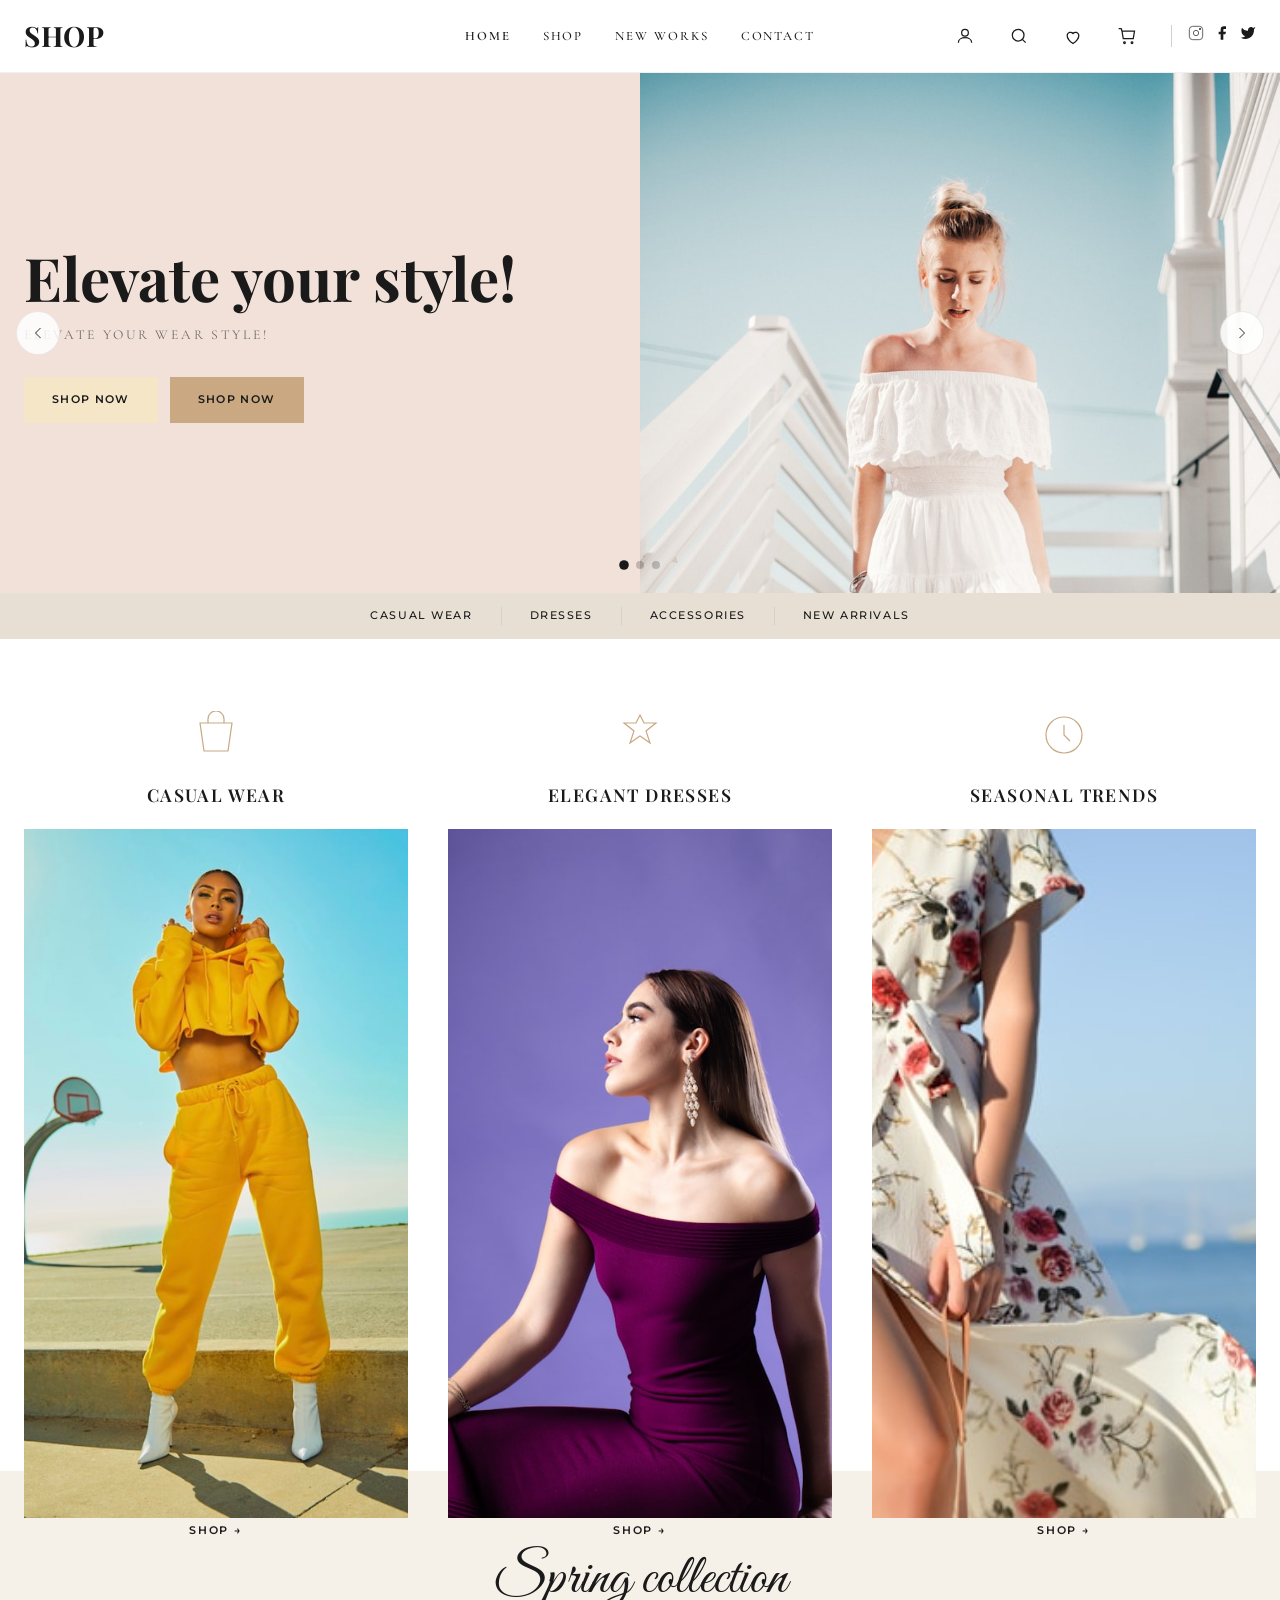
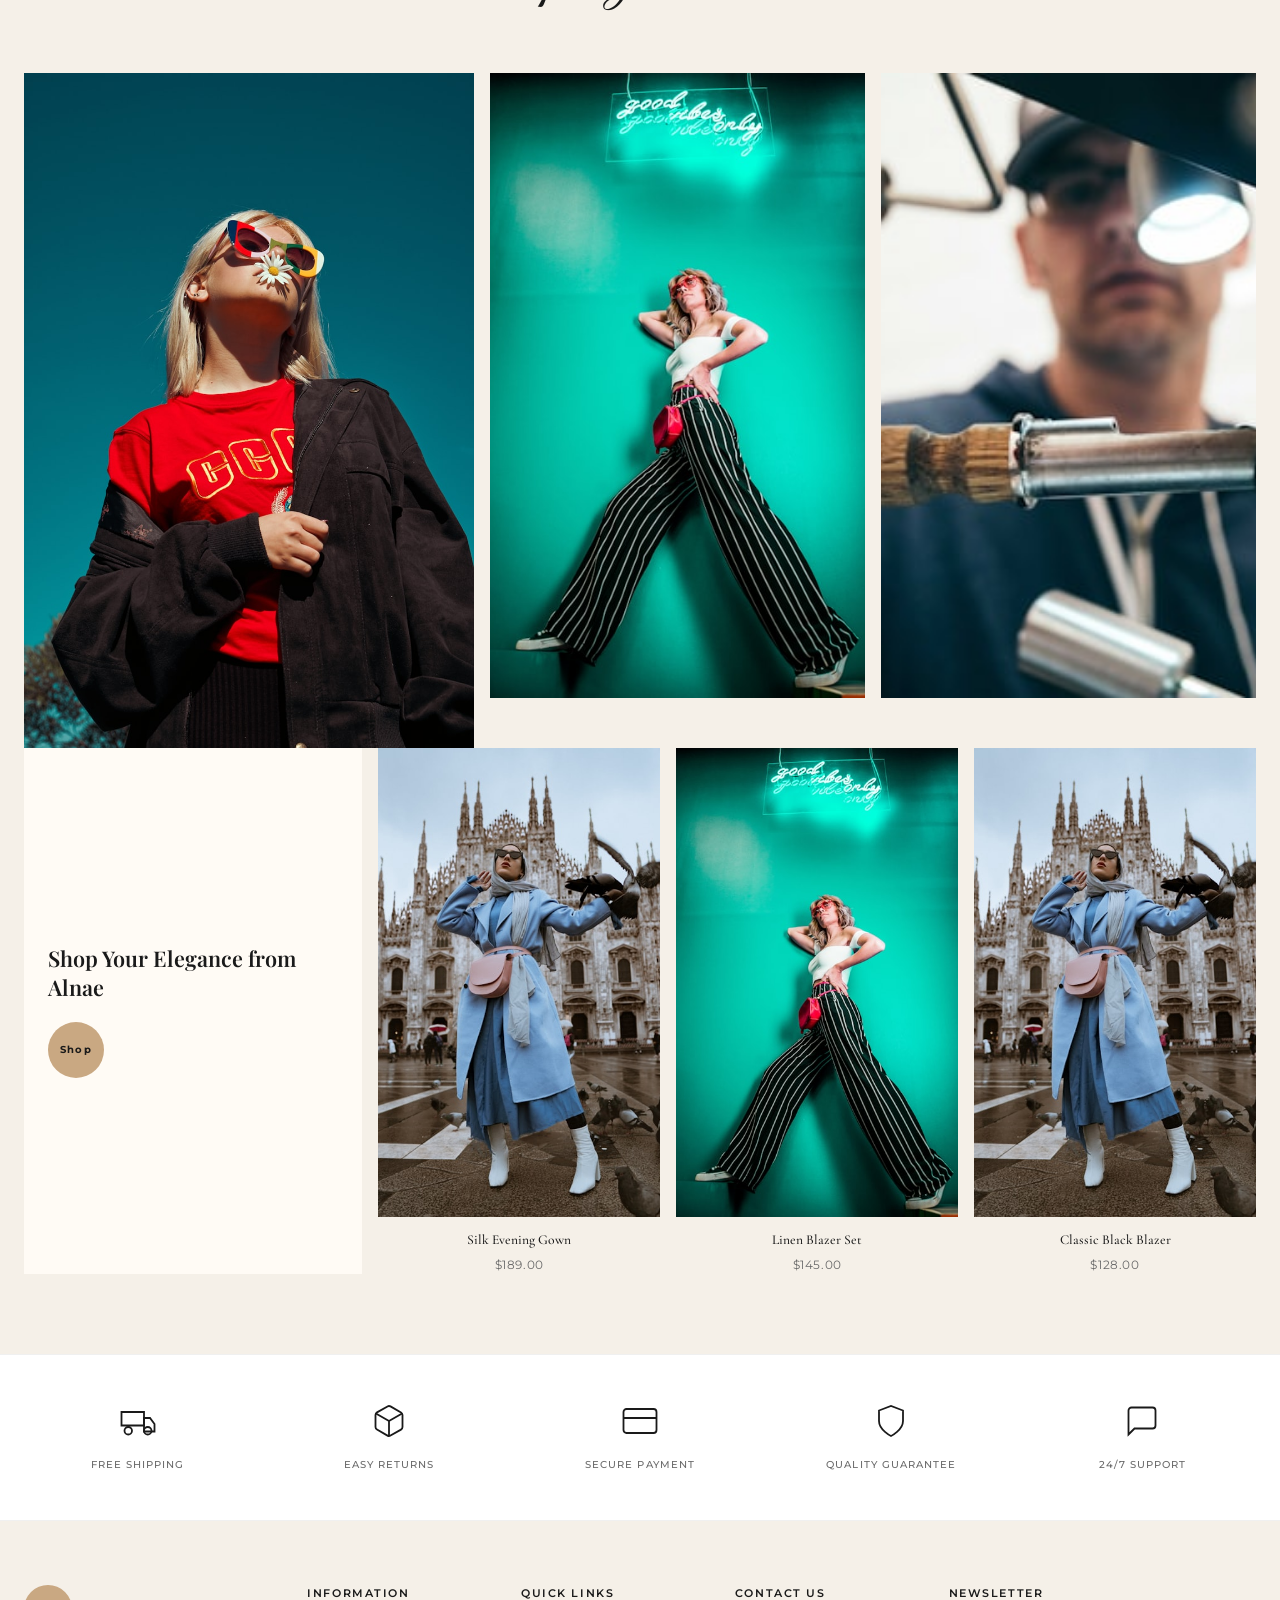
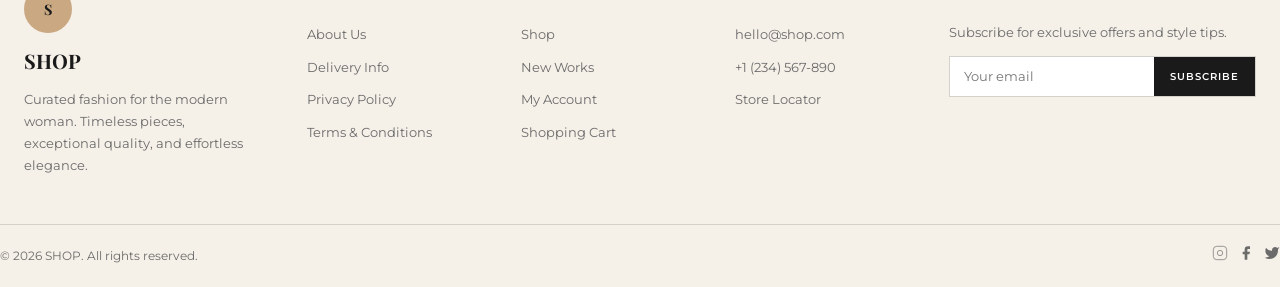
<file: index.html>
<!DOCTYPE html>
<html lang="en">
<head>
  <meta charset="UTF-8" />
  <meta name="viewport" content="width=device-width, initial-scale=1.0" />
  <title>SHOP — Elevate Your Style</title>
  <meta name="description" content="SHOP — Elegant fashion for the modern woman. Casual wear, dresses, and seasonal trends." />
  <link rel="preconnect" href="https://fonts.googleapis.com" />
  <link rel="preconnect" href="https://fonts.gstatic.com" crossorigin />
  <link href="https://fonts.googleapis.com/css2?family=Cormorant+Garamond:ital,wght@0,400;0,500;0,600;1,400&family=Great+Vibes&family=Montserrat:wght@400;500;600&family=Playfair+Display:wght@600;700&display=swap" rel="stylesheet" />
  <link rel="stylesheet" href="css/styles.css" />
</head>
<body>
  <header class="site-header">
    <div class="container header-inner">
      <a href="index.html" class="logo">SHOP</a>
      <nav class="main-nav" aria-label="Main navigation">
        <a href="index.html" class="active">Home</a>
        <a href="shop.html">Shop</a>
        <a href="new-works.html">New Works</a>
        <a href="contact.html">Contact</a>
      </nav>
      <div class="header-actions">
        <a href="contact.html" class="icon-btn" aria-label="Account">
          <svg viewBox="0 0 24 24" fill="none" stroke="currentColor"><circle cx="12" cy="8" r="4"/><path d="M4 20c0-4 4-6 8-6s8 2 8 6"/></svg>
        </a>
        <button type="button" class="icon-btn" aria-label="Search">
          <svg viewBox="0 0 24 24" fill="none" stroke="currentColor"><circle cx="11" cy="11" r="7"/><path d="M20 20l-4-4"/></svg>
        </button>
        <button type="button" class="icon-btn" aria-label="Wishlist">
          <svg viewBox="0 0 24 24" fill="none" stroke="currentColor"><path d="M12 21s-7-4.5-7-10a4 4 0 0 1 7-2 4 4 0 0 1 7 2c0 5.5-7 10-7 10z"/></svg>
        </button>
        <a href="shop.html" class="icon-btn cart-btn" aria-label="Shopping bag">
          <svg viewBox="0 0 24 24" fill="none" stroke="currentColor"><path d="M6 6h15l-1.5 9h-12z"/><path d="M6 6l-1-3H2"/><circle cx="9" cy="20" r="1"/><circle cx="18" cy="20" r="1"/></svg>
        </a>
        <div class="social-icons">
          <a href="#" aria-label="Instagram"><svg viewBox="0 0 24 24" fill="none" stroke="currentColor"><rect x="2" y="2" width="20" height="20" rx="5"/><circle cx="12" cy="12" r="4"/><circle cx="18" cy="6" r="1" fill="currentColor"/></svg></a>
          <a href="#" aria-label="Facebook"><svg viewBox="0 0 24 24" fill="currentColor"><path d="M18 2h-3a5 5 0 0 0-5 5v3H7v4h3v8h4v-8h3l1-4h-4V7a1 1 0 0 1 1-1h3z"/></svg></a>
          <a href="#" aria-label="Twitter"><svg viewBox="0 0 24 24" fill="currentColor"><path d="M23 3a10.9 10.9 0 0 1-3.14 1.53 4.48 4.48 0 0 0-7.86 3v1A10.66 10.66 0 0 1 3 4s-4 9 5 13a11.64 11.64 0 0 1-7 2c9 5 20 0 20-11.5a4.5 4.5 0 0 0-.08-.83A7.72 7.72 0 0 0 23 3z"/></svg></a>
        </div>
        <button type="button" class="icon-btn mobile-menu-btn" aria-label="Open menu" aria-expanded="false">
          <svg viewBox="0 0 24 24" fill="none" stroke="currentColor"><path d="M4 7h16M4 12h16M4 17h16"/></svg>
        </button>
      </div>
    </div>
  </header>

  <main>
    <section class="hero" aria-label="Featured collection">
      <div class="hero-slider">
        <div class="hero-slides-wrap">
        <article class="hero-slide active">
          <div class="hero-content">
            <h1 class="hero-title">Elevate your style!</h1>
            <p class="hero-subtitle">Elevate your wear style!</p>
            <div class="hero-buttons">
              <a href="shop.html" class="btn btn-cream">Shop Now</a>
              <a href="new-works.html" class="btn btn-tan">Shop Now</a>
            </div>
          </div>
          <div class="hero-visual">
            <img src="images/hero-1.jpg" alt="Woman in elegant white floral blouse" width="900" height="1200" />
          </div>
        </article>
        <article class="hero-slide">
          <div class="hero-content">
            <h1 class="hero-title">Spring is here</h1>
            <p class="hero-subtitle">Discover the new collection</p>
            <div class="hero-buttons">
              <a href="new-works.html" class="btn btn-cream">Shop Now</a>
              <a href="shop.html" class="btn btn-tan">Shop Now</a>
            </div>
          </div>
          <div class="hero-visual">
            <img src="images/hero-2.jpg" alt="Fashion model in spring outfit" width="900" height="1200" />
          </div>
        </article>
        <article class="hero-slide">
          <div class="hero-content">
            <h1 class="hero-title">Timeless elegance</h1>
            <p class="hero-subtitle">Curated pieces for every occasion</p>
            <div class="hero-buttons">
              <a href="shop.html" class="btn btn-cream">Shop Now</a>
              <a href="shop.html" class="btn btn-tan">Shop Now</a>
            </div>
          </div>
          <div class="hero-visual">
            <img src="images/hero-3.jpg" alt="Woman in sophisticated dress" width="900" height="1200" />
          </div>
        </article>
        </div>
        <button type="button" class="hero-nav hero-nav--prev" aria-label="Previous slide">
          <svg width="20" height="20" viewBox="0 0 24 24" fill="none" stroke="currentColor"><path d="M15 18l-6-6 6-6"/></svg>
        </button>
        <button type="button" class="hero-nav hero-nav--next" aria-label="Next slide">
          <svg width="20" height="20" viewBox="0 0 24 24" fill="none" stroke="currentColor"><path d="M9 18l6-6-6-6"/></svg>
        </button>
        <div class="hero-dots" role="tablist" aria-label="Slide indicators">
          <button type="button" class="hero-dot active" aria-label="Slide 1"></button>
          <button type="button" class="hero-dot" aria-label="Slide 2"></button>
          <button type="button" class="hero-dot" aria-label="Slide 3"></button>
        </div>
      </div>
    </section>

    <nav class="category-bar" aria-label="Product categories">
      <div class="container category-bar-inner">
        <a href="shop.html#casual">Casual Wear</a>
        <a href="shop.html#dresses">Dresses</a>
        <a href="shop.html#accessories">Accessories</a>
        <a href="shop.html">New Arrivals</a>
      </div>
    </nav>

    <section class="featured-categories" aria-labelledby="featured-heading">
      <div class="container">
        <h2 id="featured-heading" class="visually-hidden">Featured categories</h2>
        <div class="featured-grid">
          <article class="featured-card">
            <svg class="featured-icon" viewBox="0 0 48 48" fill="none" stroke="currentColor" stroke-width="1.2">
              <path d="M8 12h32l-4 28H12L8 12z"/><path d="M16 12V8a8 8 0 0 1 16 0v4"/>
            </svg>
            <h3>Casual Wear</h3>
            <a href="shop.html#casual" class="featured-image-wrap">
              <img src="images/casual.jpg" alt="Casual wear collection" width="400" height="533" loading="lazy" />
            </a>
            <a href="shop.html#casual" class="featured-link">Shop →</a>
          </article>
          <article class="featured-card">
            <svg class="featured-icon" viewBox="0 0 48 48" fill="none" stroke="currentColor" stroke-width="1.2">
              <path d="M24 4l4 8h12l-10 8 4 12-10-7-10 7 4-12-10-8h12z"/>
            </svg>
            <h3>Elegant Dresses</h3>
            <a href="shop.html#dresses" class="featured-image-wrap">
              <img src="images/dresses.jpg" alt="Elegant dresses collection" width="400" height="533" loading="lazy" />
            </a>
            <a href="shop.html#dresses" class="featured-link">Shop →</a>
          </article>
          <article class="featured-card">
            <svg class="featured-icon" viewBox="0 0 48 48" fill="none" stroke="currentColor" stroke-width="1.2">
              <circle cx="24" cy="24" r="18"/><path d="M24 14v10l6 6"/>
            </svg>
            <h3>Seasonal Trends</h3>
            <a href="new-works.html" class="featured-image-wrap">
              <img src="images/seasonal.jpg" alt="Seasonal trends collection" width="400" height="533" loading="lazy" />
            </a>
            <a href="new-works.html" class="featured-link">Shop →</a>
          </article>
        </div>
      </div>
    </section>

    <section class="spring-collection" aria-labelledby="spring-title">
      <div class="container">
        <h2 id="spring-title" class="section-title-script">Spring collection</h2>
        <div class="collection-grid">
          <div class="collection-large">
            <img src="images/spring-group.jpg" alt="Two models in spring floral outfits" width="700" height="900" loading="lazy" />
          </div>
          <div class="collection-tall">
            <img src="images/dress-green.jpg" alt="Model in green dress" width="400" height="667" loading="lazy" />
          </div>
          <div class="collection-tall">
            <img src="images/dress-pink.jpg" alt="Model in pink patterned dress" width="400" height="667" loading="lazy" />
          </div>
        </div>
        <div class="collection-bottom">
          <div class="collection-promo">
            <h3>Shop Your Elegance from Alnae</h3>
            <a href="shop.html" class="btn-circle" aria-label="Shop collection">Shop</a>
          </div>
          <article class="product-card">
            <div class="collection-tall">
              <img src="images/dress-red.jpg" alt="Red evening dress" width="400" height="667" loading="lazy" />
            </div>
            <p class="product-name">Silk Evening Gown</p>
            <p class="product-price">$189.00</p>
          </article>
          <article class="product-card">
            <div class="collection-tall">
              <img src="images/blazer-beige.jpg" alt="Beige blazer outfit" width="400" height="667" loading="lazy" />
            </div>
            <p class="product-name">Linen Blazer Set</p>
            <p class="product-price">$145.00</p>
          </article>
          <article class="product-card">
            <div class="collection-tall">
              <img src="images/blazer-black.jpg" alt="Black blazer look" width="400" height="667" loading="lazy" />
            </div>
            <p class="product-name">Classic Black Blazer</p>
            <p class="product-price">$128.00</p>
          </article>
        </div>
      </div>
    </section>

    <section class="services-bar" aria-label="Store benefits">
      <div class="container">
        <div class="services-grid">
          <div class="service-item">
            <svg viewBox="0 0 24 24"><path d="M1 6h15v9H1z"/><path d="M16 10h4l3 4v5h-7V10z"/><circle cx="5.5" cy="18.5" r="2.5"/><circle cx="18.5" cy="18.5" r="2.5"/></svg>
            <span>Free Shipping</span>
          </div>
          <div class="service-item">
            <svg viewBox="0 0 24 24"><path d="M21 16V8a2 2 0 0 0-1-1.73l-7-4a2 2 0 0 0-2 0l-7 4A2 2 0 0 0 3 8v8a2 2 0 0 0 1 1.73l7 4a2 2 0 0 0 2 0l7-4A2 2 0 0 0 21 16z"/><path d="M3.27 6.96L12 12.01l8.73-5.05M12 22.08V12"/></svg>
            <span>Easy Returns</span>
          </div>
          <div class="service-item">
            <svg viewBox="0 0 24 24"><rect x="1" y="4" width="22" height="16" rx="2"/><path d="M1 10h22"/></svg>
            <span>Secure Payment</span>
          </div>
          <div class="service-item">
            <svg viewBox="0 0 24 24"><path d="M12 22s8-4 8-10V5l-8-3-8 3v7c0 6 8 10 8 10z"/></svg>
            <span>Quality Guarantee</span>
          </div>
          <div class="service-item">
            <svg viewBox="0 0 24 24"><path d="M21 15a2 2 0 0 1-2 2H7l-4 4V5a2 2 0 0 1 2-2h14a2 2 0 0 1 2 2z"/></svg>
            <span>24/7 Support</span>
          </div>
        </div>
      </div>
    </section>
  </main>

  <footer class="site-footer">
    <div class="container footer-grid">
      <div class="footer-brand">
        <div class="logo-circle">S</div>
        <div class="logo-text">SHOP</div>
        <p>Curated fashion for the modern woman. Timeless pieces, exceptional quality, and effortless elegance.</p>
      </div>
      <div class="footer-col">
        <h4>Information</h4>
        <ul>
          <li><a href="#">About Us</a></li>
          <li><a href="#">Delivery Info</a></li>
          <li><a href="#">Privacy Policy</a></li>
          <li><a href="#">Terms &amp; Conditions</a></li>
        </ul>
      </div>
      <div class="footer-col">
        <h4>Quick Links</h4>
        <ul>
          <li><a href="shop.html">Shop</a></li>
          <li><a href="new-works.html">New Works</a></li>
          <li><a href="#">My Account</a></li>
          <li><a href="#">Shopping Cart</a></li>
        </ul>
      </div>
      <div class="footer-col">
        <h4>Contact Us</h4>
        <ul>
          <li><a href="mailto:hello@shop.com">hello@shop.com</a></li>
          <li><a href="tel:+1234567890">+1 (234) 567-890</a></li>
          <li><a href="contact.html">Store Locator</a></li>
        </ul>
      </div>
      <div class="footer-col">
        <h4>Newsletter</h4>
        <p style="font-size:0.8rem;color:var(--gray);">Subscribe for exclusive offers and style tips.</p>
        <form class="newsletter-form" action="#" method="post">
          <input type="email" name="email" placeholder="Your email" required aria-label="Email address" />
          <button type="submit">Subscribe</button>
        </form>
      </div>
    </div>
    <div class="container footer-bottom">
      <p>&copy; 2026 SHOP. All rights reserved.</p>
      <div class="social-icons">
        <a href="#" aria-label="Instagram"><svg viewBox="0 0 24 24" fill="none" stroke="currentColor" width="18" height="18"><rect x="2" y="2" width="20" height="20" rx="5"/><circle cx="12" cy="12" r="4"/></svg></a>
        <a href="#" aria-label="Facebook"><svg viewBox="0 0 24 24" fill="currentColor" width="18" height="18"><path d="M18 2h-3a5 5 0 0 0-5 5v3H7v4h3v8h4v-8h3l1-4h-4V7a1 1 0 0 1 1-1h3z"/></svg></a>
        <a href="#" aria-label="Twitter"><svg viewBox="0 0 24 24" fill="currentColor" width="18" height="18"><path d="M23 3a10.9 10.9 0 0 1-3.14 1.53 4.48 4.48 0 0 0-7.86 3v1A10.66 10.66 0 0 1 3 4s-4 9 5 13a11.64 11.64 0 0 1-7 2c9 5 20 0 20-11.5a4.5 4.5 0 0 0-.08-.83A7.72 7.72 0 0 0 23 3z"/></svg></a>
      </div>
    </div>
  </footer>

  <style>.visually-hidden{position:absolute;width:1px;height:1px;padding:0;margin:-1px;overflow:hidden;clip:rect(0,0,0,0);border:0;}</style>
  <script src="js/main.js"></script>
</body>
</html>
</file>
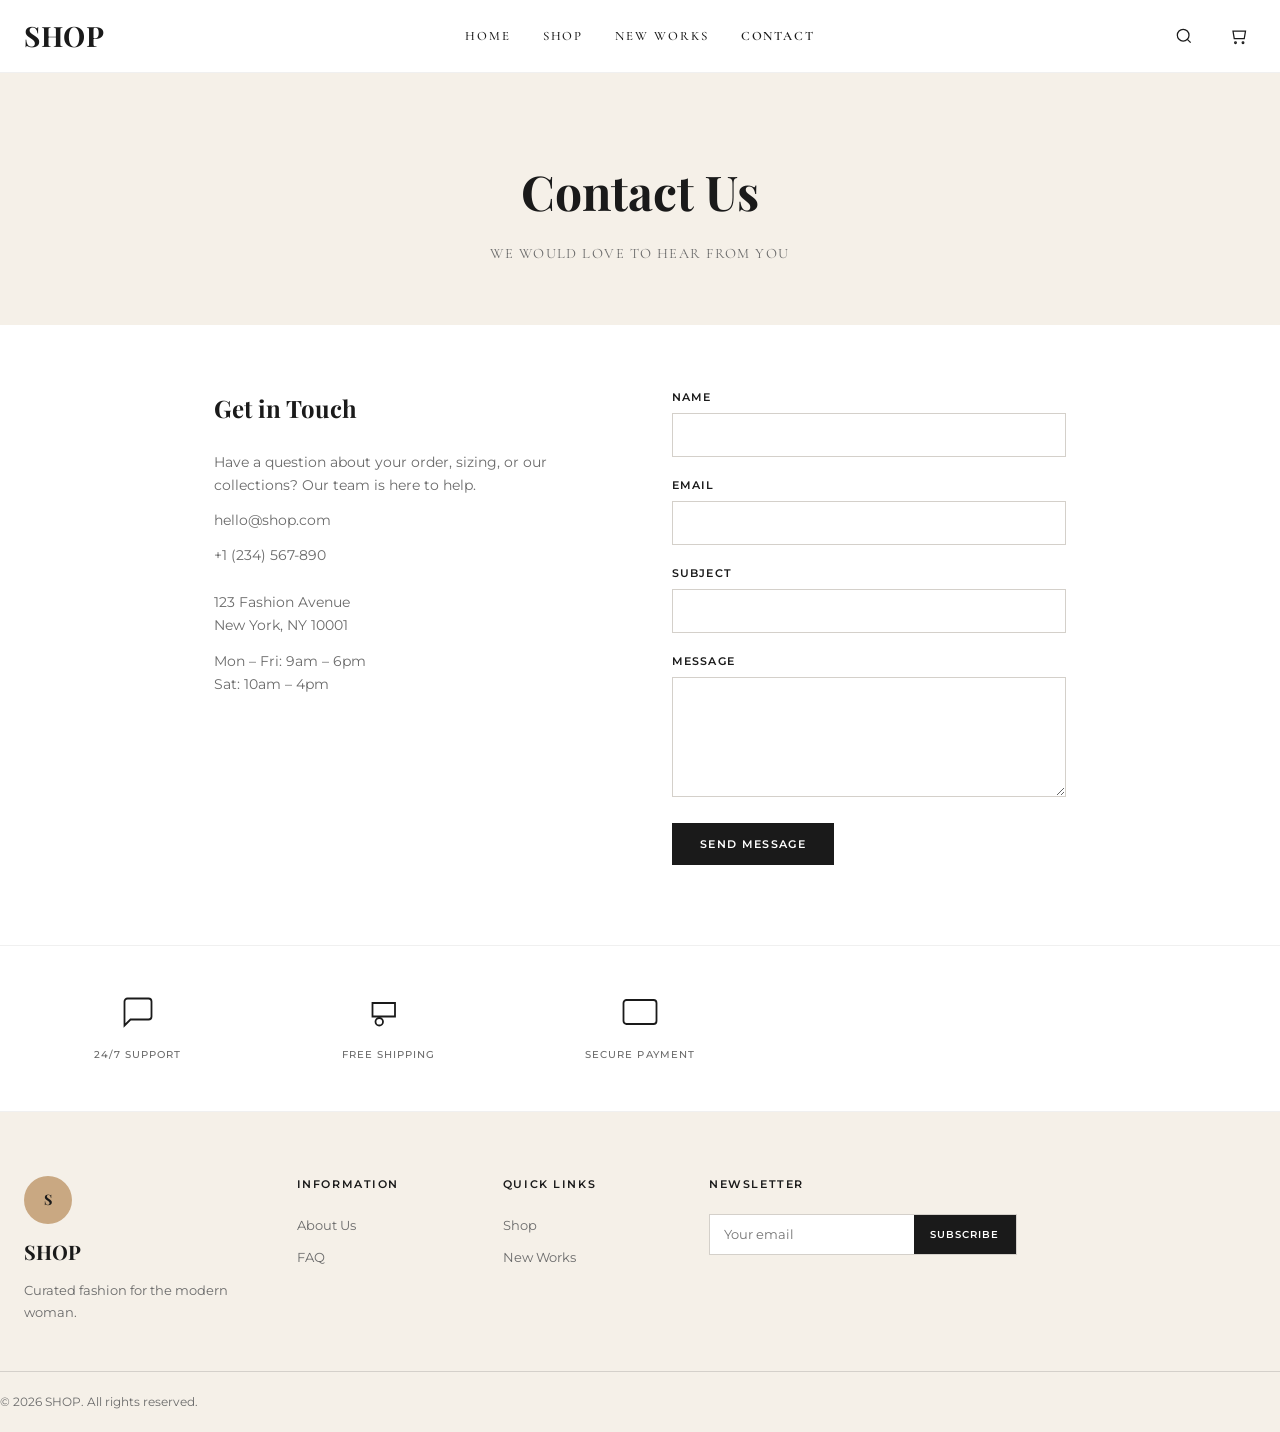
<file: contact.html>
<!DOCTYPE html>
<html lang="en">
<head>
  <meta charset="UTF-8" />
  <meta name="viewport" content="width=device-width, initial-scale=1.0" />
  <title>Contact — SHOP</title>
  <link rel="preconnect" href="https://fonts.googleapis.com" />
  <link rel="preconnect" href="https://fonts.gstatic.com" crossorigin />
  <link href="https://fonts.googleapis.com/css2?family=Cormorant+Garamond:wght@400;500;600&family=Great+Vibes&family=Montserrat:wght@400;500;600&family=Playfair+Display:wght@600;700&display=swap" rel="stylesheet" />
  <link rel="stylesheet" href="css/styles.css" />
</head>
<body>
  <header class="site-header">
    <div class="container header-inner">
      <a href="index.html" class="logo">SHOP</a>
      <nav class="main-nav" aria-label="Main navigation">
        <a href="index.html">Home</a>
        <a href="shop.html">Shop</a>
        <a href="new-works.html">New Works</a>
        <a href="contact.html" class="active">Contact</a>
      </nav>
      <div class="header-actions">
        <button type="button" class="icon-btn" aria-label="Search"><svg viewBox="0 0 24 24" fill="none" stroke="currentColor"><circle cx="11" cy="11" r="7"/><path d="M20 20l-4-4"/></svg></button>
        <a href="shop.html" class="icon-btn cart-btn" aria-label="Cart"><svg viewBox="0 0 24 24" fill="none" stroke="currentColor"><path d="M6 6h15l-1.5 9h-12z"/><circle cx="9" cy="20" r="1"/><circle cx="18" cy="20" r="1"/></svg></a>
        <button type="button" class="icon-btn mobile-menu-btn" aria-label="Menu"><svg viewBox="0 0 24 24" fill="none" stroke="currentColor"><path d="M4 7h16M4 12h16M4 17h16"/></svg></button>
      </div>
    </div>
  </header>

  <main>
    <section class="page-hero">
      <div class="container">
        <h1>Contact Us</h1>
        <p>We would love to hear from you</p>
      </div>
    </section>

    <section class="contact-section">
      <div class="container contact-grid">
        <div class="contact-info">
          <h3>Get in Touch</h3>
          <p>Have a question about your order, sizing, or our collections? Our team is here to help.</p>
          <a href="mailto:hello@shop.com">hello@shop.com</a>
          <a href="tel:+1234567890">+1 (234) 567-890</a>
          <p style="margin-top:24px;">123 Fashion Avenue<br />New York, NY 10001</p>
          <p>Mon – Fri: 9am – 6pm<br />Sat: 10am – 4pm</p>
        </div>
        <form class="contact-form" action="#" method="post">
          <label for="name">Name</label>
          <input type="text" id="name" name="name" required />
          <label for="email">Email</label>
          <input type="email" id="email" name="email" required />
          <label for="subject">Subject</label>
          <input type="text" id="subject" name="subject" />
          <label for="message">Message</label>
          <textarea id="message" name="message" required></textarea>
          <button type="submit" class="btn btn-dark">Send Message</button>
        </form>
      </div>
    </section>

    <section class="services-bar">
      <div class="container">
        <div class="services-grid">
          <div class="service-item"><svg viewBox="0 0 24 24"><path d="M21 15a2 2 0 0 1-2 2H7l-4 4V5a2 2 0 0 1 2-2h14a2 2 0 0 1 2 2z"/></svg><span>24/7 Support</span></div>
          <div class="service-item"><svg viewBox="0 0 24 24"><path d="M1 6h15v9H1z"/><circle cx="5.5" cy="18.5" r="2.5"/></svg><span>Free Shipping</span></div>
          <div class="service-item"><svg viewBox="0 0 24 24"><rect x="1" y="4" width="22" height="16" rx="2"/></svg><span>Secure Payment</span></div>
        </div>
      </div>
    </section>
  </main>

  <footer class="site-footer">
    <div class="container footer-grid">
      <div class="footer-brand"><div class="logo-circle">S</div><div class="logo-text">SHOP</div><p>Curated fashion for the modern woman.</p></div>
      <div class="footer-col"><h4>Information</h4><ul><li><a href="#">About Us</a></li><li><a href="#">FAQ</a></li></ul></div>
      <div class="footer-col"><h4>Quick Links</h4><ul><li><a href="shop.html">Shop</a></li><li><a href="new-works.html">New Works</a></li></ul></div>
      <div class="footer-col"><h4>Newsletter</h4><form class="newsletter-form"><input type="email" placeholder="Your email" required /><button type="submit">Subscribe</button></form></div>
    </div>
    <div class="container footer-bottom"><p>&copy; 2026 SHOP. All rights reserved.</p></div>
  </footer>
  <script src="js/main.js"></script>
</body>
</html>
</file>
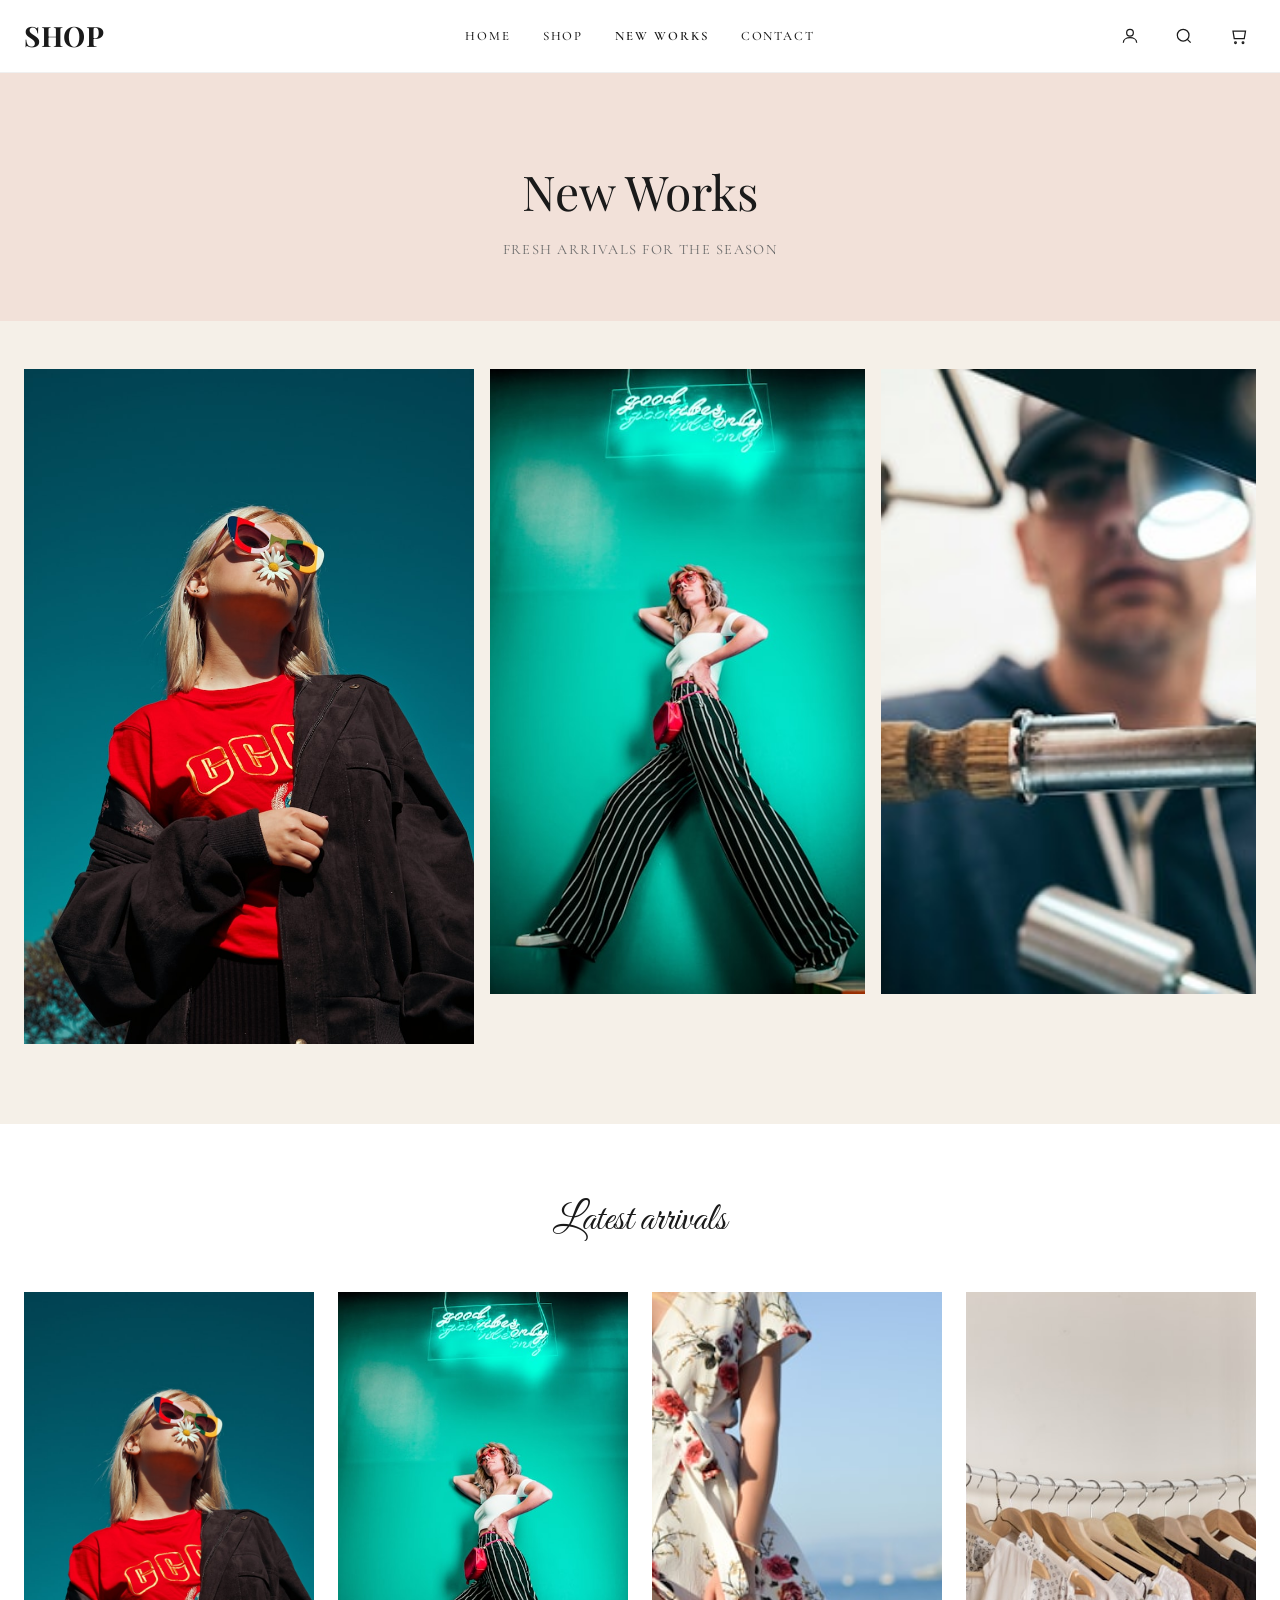
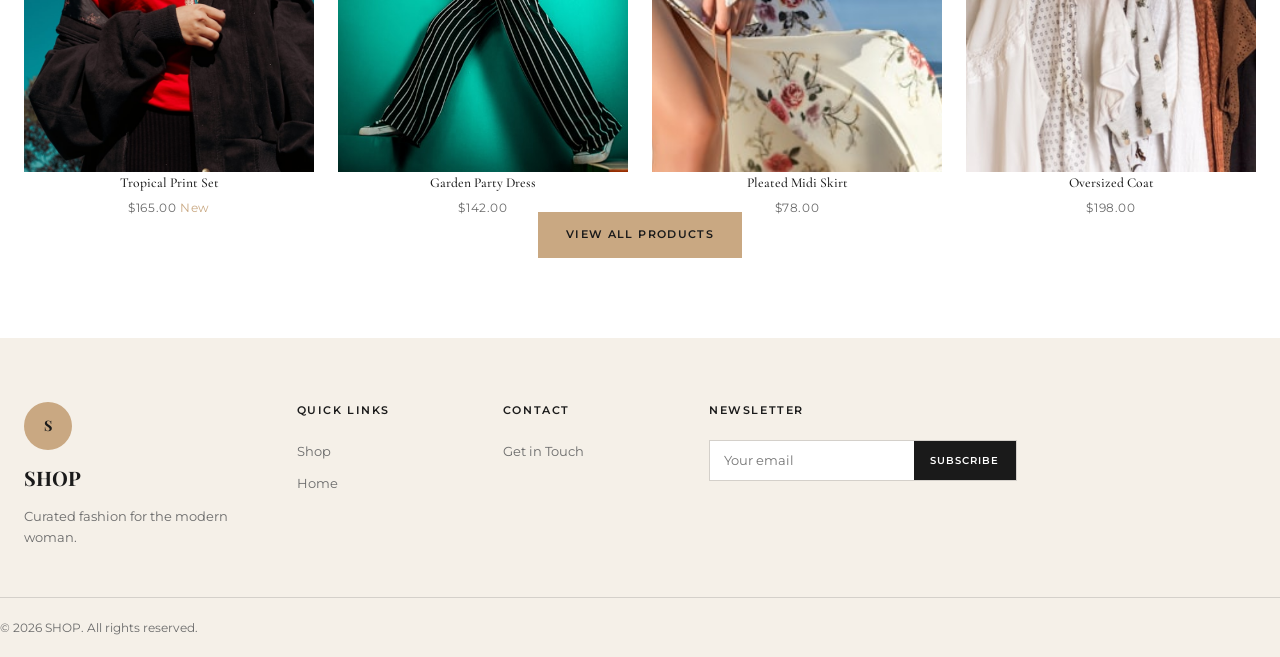
<file: new-works.html>
<!DOCTYPE html>
<html lang="en">
<head>
  <meta charset="UTF-8" />
  <meta name="viewport" content="width=device-width, initial-scale=1.0" />
  <title>New Works — SHOP</title>
  <link rel="preconnect" href="https://fonts.googleapis.com" />
  <link rel="preconnect" href="https://fonts.gstatic.com" crossorigin />
  <link href="https://fonts.googleapis.com/css2?family=Cormorant+Garamond:wght@400;500;600&family=Great+Vibes&family=Montserrat:wght@400;500;600&family=Playfair+Display:wght@600;700&display=swap" rel="stylesheet" />
  <link rel="stylesheet" href="css/styles.css" />
</head>
<body>
  <header class="site-header">
    <div class="container header-inner">
      <a href="index.html" class="logo">SHOP</a>
      <nav class="main-nav" aria-label="Main navigation">
        <a href="index.html">Home</a>
        <a href="shop.html">Shop</a>
        <a href="new-works.html" class="active">New Works</a>
        <a href="contact.html">Contact</a>
      </nav>
      <div class="header-actions">
        <a href="contact.html" class="icon-btn" aria-label="Account"><svg viewBox="0 0 24 24" fill="none" stroke="currentColor"><circle cx="12" cy="8" r="4"/><path d="M4 20c0-4 4-6 8-6s8 2 8 6"/></svg></a>
        <button type="button" class="icon-btn" aria-label="Search"><svg viewBox="0 0 24 24" fill="none" stroke="currentColor"><circle cx="11" cy="11" r="7"/><path d="M20 20l-4-4"/></svg></button>
        <a href="shop.html" class="icon-btn cart-btn" aria-label="Cart"><svg viewBox="0 0 24 24" fill="none" stroke="currentColor"><path d="M6 6h15l-1.5 9h-12z"/><circle cx="9" cy="20" r="1"/><circle cx="18" cy="20" r="1"/></svg></a>
        <button type="button" class="icon-btn mobile-menu-btn" aria-label="Menu"><svg viewBox="0 0 24 24" fill="none" stroke="currentColor"><path d="M4 7h16M4 12h16M4 17h16"/></svg></button>
      </div>
    </div>
  </header>

  <main>
    <section class="page-hero" style="background: var(--pink-soft);">
      <div class="container">
        <h1 class="section-title-script" style="margin-bottom: 8px;">New Works</h1>
        <p>Fresh arrivals for the season</p>
      </div>
    </section>

    <section class="spring-collection" style="padding-top: 48px;">
      <div class="container">
        <div class="collection-grid">
          <div class="collection-large">
            <img src="images/spring-group.jpg" alt="New spring editorial" loading="lazy" />
          </div>
          <div class="collection-tall"><img src="images/dress-green.jpg" alt="New dress" loading="lazy" /></div>
          <div class="collection-tall"><img src="images/dress-pink.jpg" alt="New outfit" loading="lazy" /></div>
        </div>
      </div>
    </section>

    <section class="products-section">
      <div class="container">
        <h2 class="section-title-script" style="text-align:center;margin-bottom:40px;font-size:2.5rem;">Latest arrivals</h2>
        <div class="products-grid">
          <article class="product-item">
            <a href="shop.html" class="product-image"><img src="images/spring-group.jpg" alt="Tropical print set" loading="lazy" /></a>
            <p class="product-name">Tropical Print Set</p>
            <p class="product-price">$165.00 <span style="color:var(--tan);">New</span></p>
          </article>
          <article class="product-item">
            <a href="shop.html" class="product-image"><img src="images/dress-green.jpg" alt="Garden party dress" loading="lazy" /></a>
            <p class="product-name">Garden Party Dress</p>
            <p class="product-price">$142.00</p>
          </article>
          <article class="product-item">
            <a href="shop.html" class="product-image"><img src="images/seasonal.jpg" alt="Pleated skirt" loading="lazy" /></a>
            <p class="product-name">Pleated Midi Skirt</p>
            <p class="product-price">$78.00</p>
          </article>
          <article class="product-item">
            <a href="shop.html" class="product-image"><img src="images/hero-2.jpg" alt="Oversized coat" loading="lazy" /></a>
            <p class="product-name">Oversized Coat</p>
            <p class="product-price">$198.00</p>
          </article>
        </div>
        <p style="text-align:center;margin-top:40px;"><a href="shop.html" class="btn btn-tan">View All Products</a></p>
      </div>
    </section>
  </main>

  <footer class="site-footer">
    <div class="container footer-grid">
      <div class="footer-brand"><div class="logo-circle">S</div><div class="logo-text">SHOP</div><p>Curated fashion for the modern woman.</p></div>
      <div class="footer-col"><h4>Quick Links</h4><ul><li><a href="shop.html">Shop</a></li><li><a href="index.html">Home</a></li></ul></div>
      <div class="footer-col"><h4>Contact</h4><ul><li><a href="contact.html">Get in Touch</a></li></ul></div>
      <div class="footer-col"><h4>Newsletter</h4><form class="newsletter-form"><input type="email" placeholder="Your email" required /><button type="submit">Subscribe</button></form></div>
    </div>
    <div class="container footer-bottom"><p>&copy; 2026 SHOP. All rights reserved.</p></div>
  </footer>
  <script src="js/main.js"></script>
</body>
</html>
</file>
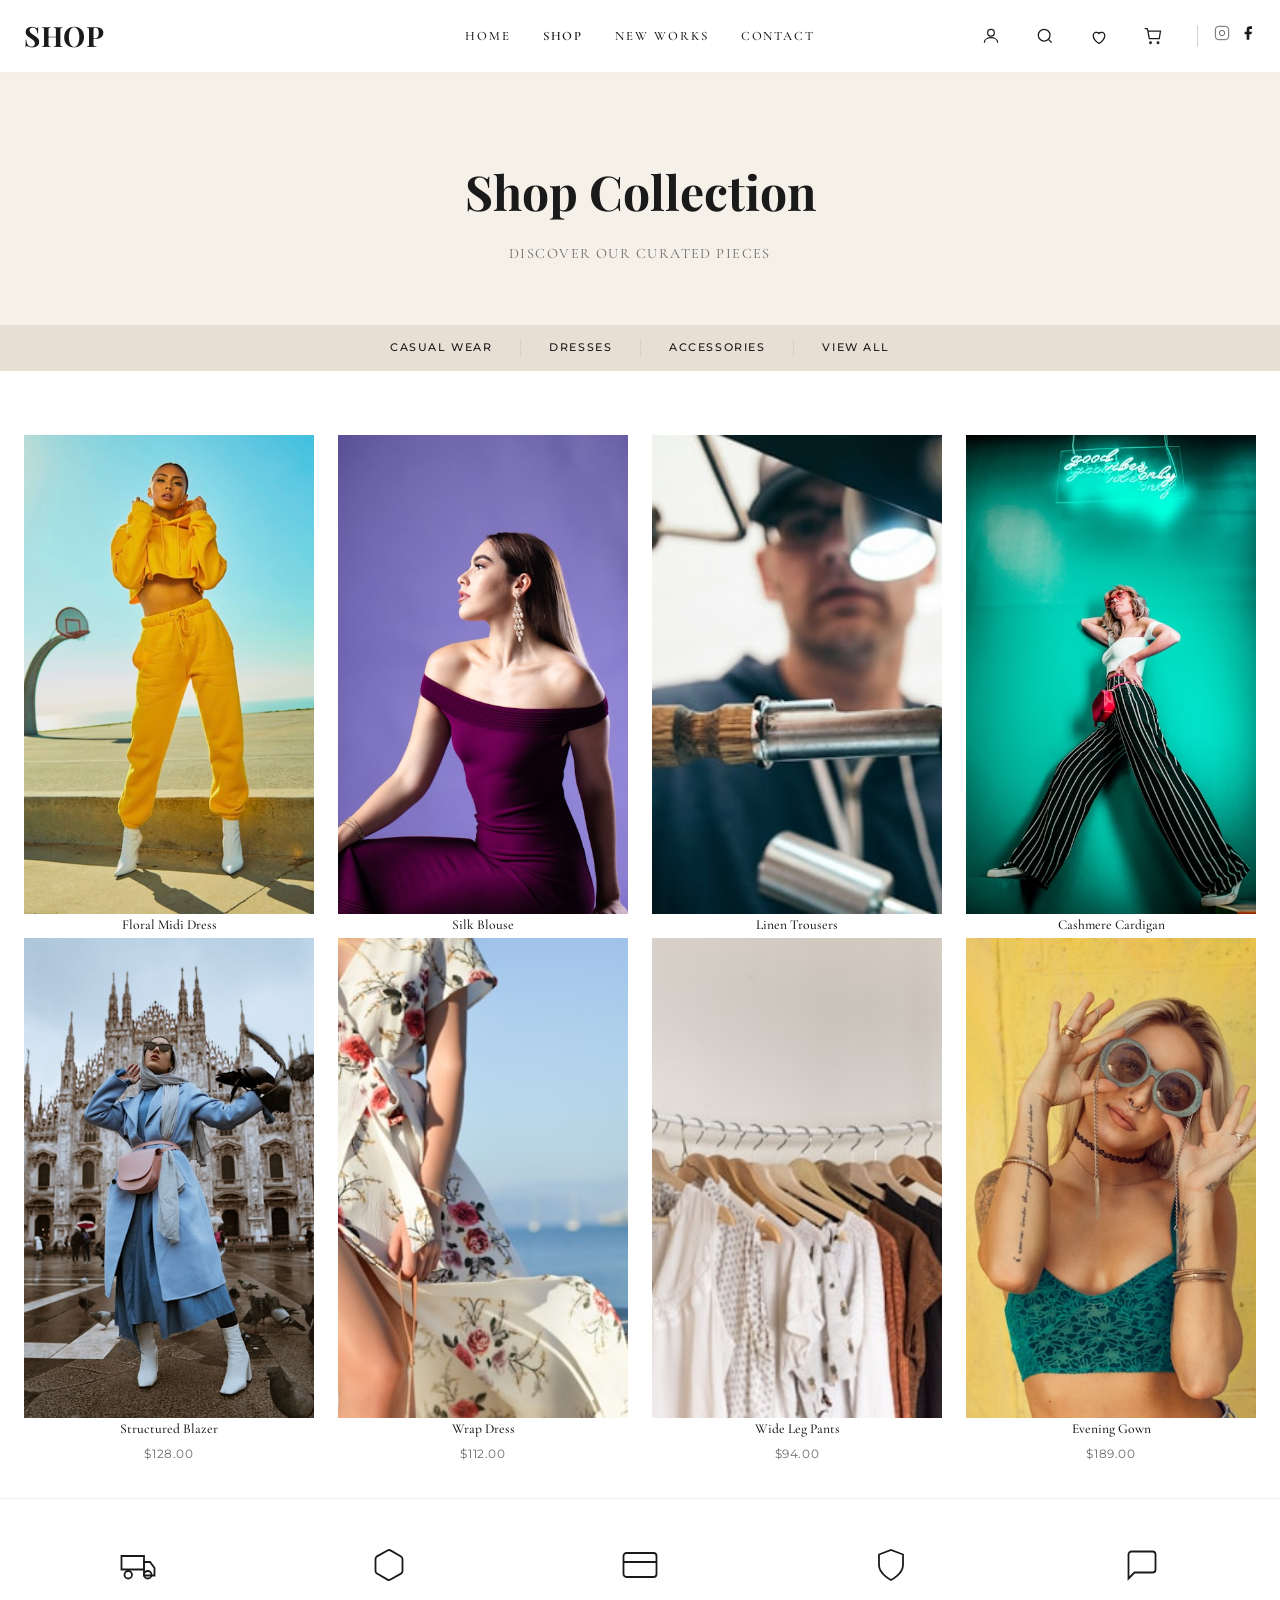
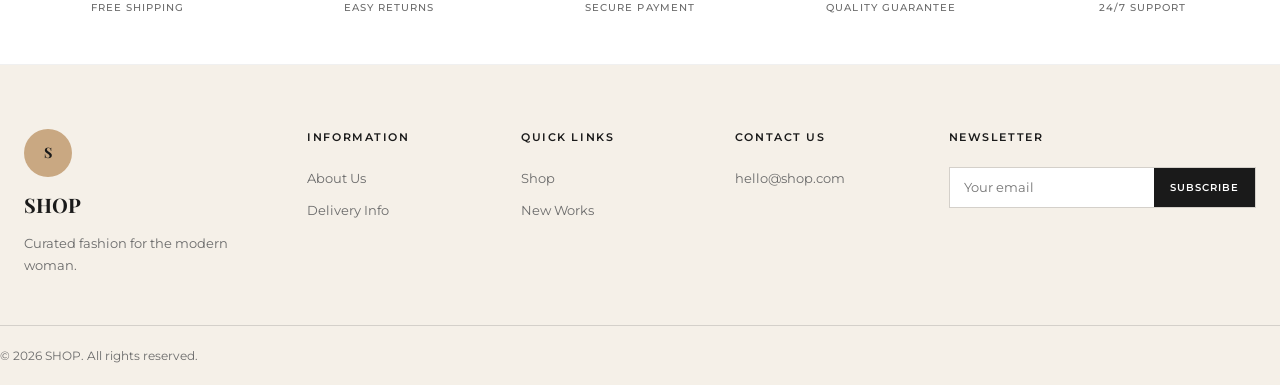
<file: shop.html>
<!DOCTYPE html>
<html lang="en">
<head>
  <meta charset="UTF-8" />
  <meta name="viewport" content="width=device-width, initial-scale=1.0" />
  <title>Shop — SHOP</title>
  <link rel="preconnect" href="https://fonts.googleapis.com" />
  <link rel="preconnect" href="https://fonts.gstatic.com" crossorigin />
  <link href="https://fonts.googleapis.com/css2?family=Cormorant+Garamond:wght@400;500;600&family=Great+Vibes&family=Montserrat:wght@400;500;600&family=Playfair+Display:wght@600;700&display=swap" rel="stylesheet" />
  <link rel="stylesheet" href="css/styles.css" />
</head>
<body>
  <header class="site-header">
    <div class="container header-inner">
      <a href="index.html" class="logo">SHOP</a>
      <nav class="main-nav" aria-label="Main navigation">
        <a href="index.html">Home</a>
        <a href="shop.html" class="active">Shop</a>
        <a href="new-works.html">New Works</a>
        <a href="contact.html">Contact</a>
      </nav>
      <div class="header-actions">
        <a href="contact.html" class="icon-btn" aria-label="Account"><svg viewBox="0 0 24 24" fill="none" stroke="currentColor"><circle cx="12" cy="8" r="4"/><path d="M4 20c0-4 4-6 8-6s8 2 8 6"/></svg></a>
        <button type="button" class="icon-btn" aria-label="Search"><svg viewBox="0 0 24 24" fill="none" stroke="currentColor"><circle cx="11" cy="11" r="7"/><path d="M20 20l-4-4"/></svg></button>
        <button type="button" class="icon-btn" aria-label="Wishlist"><svg viewBox="0 0 24 24" fill="none" stroke="currentColor"><path d="M12 21s-7-4.5-7-10a4 4 0 0 1 7-2 4 4 0 0 1 7 2c0 5.5-7 10-7 10z"/></svg></button>
        <a href="shop.html" class="icon-btn cart-btn" aria-label="Shopping bag"><svg viewBox="0 0 24 24" fill="none" stroke="currentColor"><path d="M6 6h15l-1.5 9h-12z"/><path d="M6 6l-1-3H2"/><circle cx="9" cy="20" r="1"/><circle cx="18" cy="20" r="1"/></svg></a>
        <div class="social-icons">
          <a href="#" aria-label="Instagram"><svg viewBox="0 0 24 24" fill="none" stroke="currentColor"><rect x="2" y="2" width="20" height="20" rx="5"/><circle cx="12" cy="12" r="4"/></svg></a>
          <a href="#" aria-label="Facebook"><svg viewBox="0 0 24 24" fill="currentColor"><path d="M18 2h-3a5 5 0 0 0-5 5v3H7v4h3v8h4v-8h3l1-4h-4V7a1 1 0 0 1 1-1h3z"/></svg></a>
        </div>
        <button type="button" class="icon-btn mobile-menu-btn" aria-label="Open menu"><svg viewBox="0 0 24 24" fill="none" stroke="currentColor"><path d="M4 7h16M4 12h16M4 17h16"/></svg></button>
      </div>
    </div>
  </header>

  <main>
    <section class="page-hero">
      <div class="container">
        <h1>Shop Collection</h1>
        <p>Discover our curated pieces</p>
      </div>
    </section>

    <nav class="category-bar">
      <div class="container category-bar-inner">
        <a href="#casual">Casual Wear</a>
        <a href="#dresses">Dresses</a>
        <a href="#accessories">Accessories</a>
        <a href="#all">View All</a>
      </div>
    </nav>

    <section class="products-section" id="all">
      <div class="container">
        <div class="products-grid">
          <article class="product-item">
            <a href="#" class="product-image"><img src="images/product-1.jpg" alt="Floral midi dress" loading="lazy" /></a>
            <p class="product-name">Floral Midi Dress</p>
            <p class="product-price">$98.00</p>
          </article>
          <article class="product-item">
            <a href="#" class="product-image"><img src="images/product-2.jpg" alt="Silk blouse" loading="lazy" /></a>
            <p class="product-name">Silk Blouse</p>
            <p class="product-price">$72.00</p>
          </article>
          <article class="product-item">
            <a href="#" class="product-image"><img src="images/product-3.jpg" alt="Linen trousers" loading="lazy" /></a>
            <p class="product-name">Linen Trousers</p>
            <p class="product-price">$85.00</p>
          </article>
          <article class="product-item">
            <a href="#" class="product-image"><img src="images/blazer-beige.jpg" alt="Cashmere cardigan" loading="lazy" /></a>
            <p class="product-name">Cashmere Cardigan</p>
            <p class="product-price">$156.00</p>
          </article>
          <article class="product-item">
            <a href="#" class="product-image"><img src="images/blazer-black.jpg" alt="Structured blazer" loading="lazy" /></a>
            <p class="product-name">Structured Blazer</p>
            <p class="product-price">$128.00</p>
          </article>
          <article class="product-item">
            <a href="#" class="product-image"><img src="images/seasonal.jpg" alt="Wrap dress" loading="lazy" /></a>
            <p class="product-name">Wrap Dress</p>
            <p class="product-price">$112.00</p>
          </article>
          <article class="product-item">
            <a href="#" class="product-image"><img src="images/product-4.jpg" alt="Wide leg pants" loading="lazy" /></a>
            <p class="product-name">Wide Leg Pants</p>
            <p class="product-price">$94.00</p>
          </article>
          <article class="product-item">
            <a href="#" class="product-image"><img src="images/hero-3.jpg" alt="Evening gown" loading="lazy" /></a>
            <p class="product-name">Evening Gown</p>
            <p class="product-price">$189.00</p>
          </article>
        </div>
      </div>
    </section>

    <section class="services-bar">
      <div class="container">
        <div class="services-grid">
          <div class="service-item"><svg viewBox="0 0 24 24"><path d="M1 6h15v9H1z"/><path d="M16 10h4l3 4v5h-7V10z"/><circle cx="5.5" cy="18.5" r="2.5"/><circle cx="18.5" cy="18.5" r="2.5"/></svg><span>Free Shipping</span></div>
          <div class="service-item"><svg viewBox="0 0 24 24"><path d="M21 16V8a2 2 0 0 0-1-1.73l-7-4a2 2 0 0 0-2 0l-7 4A2 2 0 0 0 3 8v8a2 2 0 0 0 1 1.73l7 4a2 2 0 0 0 2 0l7-4A2 2 0 0 0 21 16z"/></svg><span>Easy Returns</span></div>
          <div class="service-item"><svg viewBox="0 0 24 24"><rect x="1" y="4" width="22" height="16" rx="2"/><path d="M1 10h22"/></svg><span>Secure Payment</span></div>
          <div class="service-item"><svg viewBox="0 0 24 24"><path d="M12 22s8-4 8-10V5l-8-3-8 3v7c0 6 8 10 8 10z"/></svg><span>Quality Guarantee</span></div>
          <div class="service-item"><svg viewBox="0 0 24 24"><path d="M21 15a2 2 0 0 1-2 2H7l-4 4V5a2 2 0 0 1 2-2h14a2 2 0 0 1 2 2z"/></svg><span>24/7 Support</span></div>
        </div>
      </div>
    </section>
  </main>

  <footer class="site-footer">
    <div class="container footer-grid">
      <div class="footer-brand"><div class="logo-circle">S</div><div class="logo-text">SHOP</div><p>Curated fashion for the modern woman.</p></div>
      <div class="footer-col"><h4>Information</h4><ul><li><a href="#">About Us</a></li><li><a href="#">Delivery Info</a></li></ul></div>
      <div class="footer-col"><h4>Quick Links</h4><ul><li><a href="shop.html">Shop</a></li><li><a href="new-works.html">New Works</a></li></ul></div>
      <div class="footer-col"><h4>Contact Us</h4><ul><li><a href="mailto:hello@shop.com">hello@shop.com</a></li></ul></div>
      <div class="footer-col"><h4>Newsletter</h4><form class="newsletter-form"><input type="email" placeholder="Your email" required aria-label="Email" /><button type="submit">Subscribe</button></form></div>
    </div>
    <div class="container footer-bottom"><p>&copy; 2026 SHOP. All rights reserved.</p></div>
  </footer>
  <script src="js/main.js"></script>
</body>
</html>
</file>
<file: css/styles.css>
/* SHOP — Fashion e-commerce */

:root {
  --cream: #fffbf5;
  --beige: #f5f0e8;
  --beige-dark: #e8dfd4;
  --pink-soft: #f2e1d9;
  --tan: #c9a882;
  --tan-dark: #b8956e;
  --yellow-btn: #f5e6c8;
  --black: #1a1a1a;
  --gray: #6b6b6b;
  --gray-light: #d4d0ca;
  --white: #ffffff;
  --font-serif: "Cormorant Garamond", "Playfair Display", Georgia, serif;
  --font-display: "Playfair Display", Georgia, serif;
  --font-sans: "Montserrat", system-ui, sans-serif;
  --font-script: "Great Vibes", cursive;
  --max-width: 1280px;
  --header-height: 72px;
  --transition: 0.25s ease;
}

*,
*::before,
*::after {
  box-sizing: border-box;
  margin: 0;
  padding: 0;
}

html {
  scroll-behavior: smooth;
}

body {
  font-family: var(--font-sans);
  font-size: 14px;
  font-weight: 400;
  color: var(--black);
  background: var(--white);
  line-height: 1.6;
  -webkit-font-smoothing: antialiased;
}

img {
  display: block;
  max-width: 100%;
  height: auto;
}

a {
  color: inherit;
  text-decoration: none;
  transition: opacity var(--transition), color var(--transition);
}

a:hover {
  opacity: 0.75;
}

ul {
  list-style: none;
}

button {
  font-family: inherit;
  cursor: pointer;
  border: none;
  background: none;
}

.container {
  width: 100%;
  max-width: var(--max-width);
  margin: 0 auto;
  padding: 0 24px;
}

/* ——— Header ——— */
.site-header {
  position: sticky;
  top: 0;
  z-index: 100;
  background: var(--white);
  border-bottom: 1px solid rgba(0, 0, 0, 0.06);
}

.header-inner {
  display: grid;
  grid-template-columns: 1fr auto 1fr;
  align-items: center;
  height: var(--header-height);
  gap: 16px;
}

.logo {
  font-family: var(--font-display);
  font-size: 1.75rem;
  font-weight: 700;
  letter-spacing: 0.02em;
  justify-self: start;
}

.main-nav {
  display: flex;
  gap: 32px;
  justify-self: center;
}

.main-nav a {
  font-family: var(--font-serif);
  font-size: 0.8rem;
  font-weight: 500;
  letter-spacing: 0.15em;
  text-transform: uppercase;
}

.main-nav a.active {
  font-weight: 600;
}

.header-actions {
  display: flex;
  align-items: center;
  gap: 18px;
  justify-self: end;
}

.icon-btn {
  display: flex;
  align-items: center;
  justify-content: center;
  width: 36px;
  height: 36px;
  color: var(--black);
  transition: transform var(--transition);
}

.icon-btn:hover {
  opacity: 1;
  transform: scale(1.08);
}

.icon-btn svg {
  width: 20px;
  height: 20px;
  stroke-width: 1.5;
}

.social-icons {
  display: flex;
  gap: 10px;
  margin-left: 8px;
  padding-left: 16px;
  border-left: 1px solid var(--gray-light);
}

.social-icons a svg {
  width: 16px;
  height: 16px;
}

.mobile-menu-btn {
  display: none;
}

/* ——— Hero ——— */
.hero {
  position: relative;
  min-height: 520px;
  background: var(--pink-soft);
  overflow: hidden;
}

.hero-slider {
  position: relative;
  width: 100%;
  min-height: 520px;
}

.hero-slides-wrap {
  position: relative;
  min-height: 520px;
}

.hero-slide {
  position: absolute;
  inset: 0;
  display: grid;
  grid-template-columns: 1fr 1fr;
  align-items: center;
  opacity: 0;
  visibility: hidden;
  transition: opacity 0.6s ease, visibility 0.6s;
  pointer-events: none;
}

.hero-slide.active {
  opacity: 1;
  visibility: visible;
  pointer-events: auto;
  z-index: 1;
}

.hero-content {
  padding: 60px 48px 60px max(24px, calc((100vw - var(--max-width)) / 2 + 24px));
  z-index: 2;
}

.hero-title {
  font-family: var(--font-display);
  font-size: clamp(2.5rem, 5vw, 3.75rem);
  font-weight: 700;
  line-height: 1.15;
  margin-bottom: 12px;
}

.hero-subtitle {
  font-family: var(--font-serif);
  font-size: 0.85rem;
  font-weight: 400;
  letter-spacing: 0.2em;
  text-transform: uppercase;
  color: var(--gray);
  margin-bottom: 32px;
}

.hero-buttons {
  display: flex;
  flex-wrap: wrap;
  gap: 12px;
}

.btn {
  display: inline-flex;
  align-items: center;
  justify-content: center;
  padding: 14px 28px;
  font-size: 0.7rem;
  font-weight: 600;
  letter-spacing: 0.12em;
  text-transform: uppercase;
  transition: background var(--transition), transform var(--transition);
}

.btn:hover {
  opacity: 1;
  transform: translateY(-2px);
}

.btn-cream {
  background: var(--yellow-btn);
  color: var(--black);
}

.btn-tan {
  background: var(--tan);
  color: var(--black);
}

.btn-dark {
  background: var(--black);
  color: var(--white);
}

.hero-visual {
  position: relative;
  height: 100%;
  min-height: 520px;
}

.hero-visual img {
  width: 100%;
  height: 100%;
  min-height: 520px;
  object-fit: cover;
  object-position: center top;
}

.hero-roses {
  position: absolute;
  bottom: 0;
  left: -10%;
  width: 45%;
  max-width: 280px;
  opacity: 0.9;
  pointer-events: none;
  z-index: 1;
}

.hero-nav {
  position: absolute;
  top: 50%;
  transform: translateY(-50%);
  z-index: 10;
  width: 44px;
  height: 44px;
  border-radius: 50%;
  background: rgba(255, 255, 255, 0.85);
  border: 1px solid rgba(0, 0, 0, 0.08);
  display: flex;
  align-items: center;
  justify-content: center;
  transition: background var(--transition);
}

.hero-nav:hover {
  background: var(--white);
}

.hero-nav--prev {
  left: 16px;
}

.hero-nav--next {
  right: 16px;
}

.hero-dots {
  position: absolute;
  bottom: 24px;
  left: 50%;
  transform: translateX(-50%);
  display: flex;
  gap: 8px;
  z-index: 10;
}

.hero-dot {
  width: 8px;
  height: 8px;
  border-radius: 50%;
  background: rgba(0, 0, 0, 0.2);
  transition: background var(--transition), transform var(--transition);
}

.hero-dot.active {
  background: var(--black);
  transform: scale(1.2);
}

/* ——— Category bar ——— */
.category-bar {
  background: var(--beige-dark);
  padding: 14px 0;
}

.category-bar-inner {
  display: flex;
  justify-content: center;
  align-items: center;
  flex-wrap: wrap;
  gap: 0;
}

.category-bar a {
  font-size: 0.7rem;
  font-weight: 500;
  letter-spacing: 0.14em;
  text-transform: uppercase;
  padding: 0 28px;
  border-right: 1px solid var(--gray-light);
}

.category-bar a:last-child {
  border-right: none;
}

/* ——— Featured categories ——— */
.featured-categories {
  padding: 72px 0;
  background: var(--white);
}

.featured-grid {
  display: grid;
  grid-template-columns: repeat(3, 1fr);
  gap: 40px;
}

.featured-card {
  text-align: center;
}

.featured-icon {
  width: 48px;
  height: 48px;
  margin: 0 auto 16px;
  color: var(--tan);
}

.featured-card h3 {
  font-family: var(--font-display);
  font-size: 1.1rem;
  font-weight: 600;
  letter-spacing: 0.08em;
  text-transform: uppercase;
  margin-bottom: 20px;
}

.featured-image-wrap {
  position: relative;
  aspect-ratio: 3 / 4;
  overflow: hidden;
  margin-bottom: 16px;
  background: var(--beige);
}

.featured-image-wrap img {
  width: 100%;
  height: 100%;
  object-fit: cover;
  transition: transform 0.5s ease;
}

.featured-card:hover .featured-image-wrap img {
  transform: scale(1.04);
}

.featured-link {
  font-size: 0.7rem;
  font-weight: 600;
  letter-spacing: 0.15em;
  text-transform: uppercase;
  display: inline-flex;
  align-items: center;
  gap: 6px;
}

/* ——— Spring collection ——— */
.spring-collection {
  padding: 64px 0 80px;
  background: var(--beige);
}

.section-title-script {
  font-family: var(--font-script);
  font-size: clamp(2.5rem, 5vw, 3.5rem);
  font-weight: 400;
  text-align: center;
  margin-bottom: 48px;
  color: var(--black);
}

.collection-grid {
  display: grid;
  grid-template-columns: 1.2fr 1fr 1fr;
  grid-template-rows: auto auto;
  gap: 16px;
}

.collection-large {
  grid-row: span 2;
  position: relative;
  overflow: hidden;
  background: var(--beige-dark);
}

.collection-large img {
  width: 100%;
  height: 100%;
  min-height: 420px;
  object-fit: cover;
}

.collection-tall {
  aspect-ratio: 3 / 5;
  overflow: hidden;
  background: var(--beige-dark);
}

.collection-tall img {
  width: 100%;
  height: 100%;
  object-fit: cover;
}

.collection-promo {
  display: flex;
  flex-direction: column;
  justify-content: center;
  padding: 24px;
  background: var(--cream);
}

.collection-promo h3 {
  font-family: var(--font-display);
  font-size: 1.35rem;
  font-weight: 600;
  line-height: 1.35;
  margin-bottom: 20px;
}

.btn-circle {
  width: 56px;
  height: 56px;
  border-radius: 50%;
  background: var(--tan);
  color: var(--black);
  font-size: 0.65rem;
  font-weight: 700;
  letter-spacing: 0.1em;
  display: flex;
  align-items: center;
  justify-content: center;
  transition: background var(--transition), transform var(--transition);
}

.btn-circle:hover {
  background: var(--tan-dark);
  transform: scale(1.05);
  opacity: 1;
}

.collection-bottom {
  grid-column: 1 / -1;
  display: grid;
  grid-template-columns: 1.2fr repeat(3, 1fr);
  gap: 16px;
}

.product-card {
  text-align: center;
}

.product-card .collection-tall {
  margin-bottom: 12px;
}

.product-name {
  font-family: var(--font-serif);
  font-size: 0.85rem;
  font-weight: 500;
  margin-bottom: 4px;
}

.product-price {
  font-size: 0.75rem;
  color: var(--gray);
  letter-spacing: 0.05em;
}

/* ——— Services bar ——— */
.services-bar {
  padding: 48px 0;
  background: var(--white);
  border-top: 1px solid rgba(0, 0, 0, 0.06);
  border-bottom: 1px solid rgba(0, 0, 0, 0.06);
}

.services-grid {
  display: grid;
  grid-template-columns: repeat(5, 1fr);
  gap: 24px;
}

.service-item {
  text-align: center;
}

.service-item svg {
  width: 36px;
  height: 36px;
  margin: 0 auto 12px;
  stroke: var(--black);
  stroke-width: 1.2;
  fill: none;
}

.service-item span {
  display: block;
  font-size: 0.65rem;
  font-weight: 500;
  letter-spacing: 0.1em;
  text-transform: uppercase;
  color: var(--gray);
  line-height: 1.4;
}

/* ——— Footer ——— */
.site-footer {
  background: var(--beige);
  padding: 64px 0 0;
}

.footer-grid {
  display: grid;
  grid-template-columns: 1.4fr repeat(3, 1fr) 1.2fr;
  gap: 40px;
  padding-bottom: 48px;
}

.footer-brand .logo-circle {
  width: 48px;
  height: 48px;
  border-radius: 50%;
  background: var(--tan);
  display: flex;
  align-items: center;
  justify-content: center;
  font-family: var(--font-display);
  font-weight: 700;
  font-size: 0.9rem;
  margin-bottom: 12px;
}

.footer-brand .logo-text {
  font-family: var(--font-display);
  font-size: 1.25rem;
  font-weight: 700;
  margin-bottom: 12px;
}

.footer-brand p {
  font-size: 0.8rem;
  color: var(--gray);
  line-height: 1.7;
  max-width: 220px;
}

.footer-col h4 {
  font-size: 0.7rem;
  font-weight: 600;
  letter-spacing: 0.14em;
  text-transform: uppercase;
  margin-bottom: 20px;
}

.footer-col ul li {
  margin-bottom: 10px;
}

.footer-col a {
  font-size: 0.8rem;
  color: var(--gray);
}

.newsletter-form {
  display: flex;
  margin-top: 12px;
  border: 1px solid var(--gray-light);
  background: var(--white);
}

.newsletter-form input {
  flex: 1;
  padding: 12px 14px;
  border: none;
  font-family: var(--font-sans);
  font-size: 0.8rem;
  outline: none;
  background: transparent;
}

.newsletter-form button {
  padding: 12px 16px;
  background: var(--black);
  color: var(--white);
  font-size: 0.65rem;
  font-weight: 600;
  letter-spacing: 0.1em;
  text-transform: uppercase;
  transition: background var(--transition);
}

.newsletter-form button:hover {
  background: var(--tan-dark);
  opacity: 1;
}

.footer-bottom {
  display: flex;
  justify-content: space-between;
  align-items: center;
  padding: 20px 0;
  border-top: 1px solid var(--gray-light);
  font-size: 0.75rem;
  color: var(--gray);
}

.footer-bottom .social-icons {
  border: none;
  padding: 0;
  margin: 0;
}

/* ——— Inner pages ——— */
.page-hero {
  padding: 80px 0 60px;
  text-align: center;
  background: var(--beige);
}

.page-hero h1 {
  font-family: var(--font-display);
  font-size: clamp(2rem, 4vw, 3rem);
  margin-bottom: 12px;
}

.page-hero p {
  font-family: var(--font-serif);
  font-size: 0.9rem;
  letter-spacing: 0.1em;
  color: var(--gray);
  text-transform: uppercase;
}

.products-section {
  padding: 64px 0 80px;
}

.products-grid {
  display: grid;
  grid-template-columns: repeat(4, 1fr);
  gap: 24px;
}

.product-item {
  text-align: center;
}

.product-item .product-image {
  aspect-ratio: 3 / 4;
  overflow: hidden;
  background: var(--beige);
  margin-bottom: 14px;
}

.product-item .product-image img {
  width: 100%;
  height: 100%;
  object-fit: cover;
  transition: transform 0.4s ease;
}

.product-item:hover .product-image img {
  transform: scale(1.05);
}

.contact-section {
  padding: 64px 0 80px;
}

.contact-grid {
  display: grid;
  grid-template-columns: 1fr 1fr;
  gap: 64px;
  max-width: 900px;
  margin: 0 auto;
}

.contact-info h3 {
  font-family: var(--font-display);
  font-size: 1.5rem;
  margin-bottom: 24px;
}

.contact-info p,
.contact-info a {
  font-size: 0.9rem;
  color: var(--gray);
  margin-bottom: 12px;
  display: block;
}

.contact-form label {
  display: block;
  font-size: 0.7rem;
  font-weight: 600;
  letter-spacing: 0.1em;
  text-transform: uppercase;
  margin-bottom: 6px;
}

.contact-form input,
.contact-form textarea {
  width: 100%;
  padding: 12px 14px;
  margin-bottom: 20px;
  border: 1px solid var(--gray-light);
  font-family: var(--font-sans);
  font-size: 0.9rem;
  outline: none;
  transition: border-color var(--transition);
}

.contact-form input:focus,
.contact-form textarea:focus {
  border-color: var(--tan);
}

.contact-form textarea {
  min-height: 120px;
  resize: vertical;
}

/* ——— Responsive ——— */
@media (max-width: 1024px) {
  .collection-grid {
    grid-template-columns: 1fr 1fr;
  }

  .collection-large {
    grid-row: span 1;
  }

  .collection-bottom {
    grid-template-columns: repeat(2, 1fr);
  }

  .footer-grid {
    grid-template-columns: repeat(2, 1fr);
  }

  .products-grid {
    grid-template-columns: repeat(3, 1fr);
  }

  .services-grid {
    grid-template-columns: repeat(3, 1fr);
  }
}

@media (max-width: 768px) {
  .header-inner {
    grid-template-columns: 1fr auto;
  }

  .main-nav,
  .header-actions .icon-btn:not(.cart-btn),
  .social-icons {
    display: none;
  }

  .mobile-menu-btn {
    display: flex;
  }

  .main-nav.open {
    display: flex;
    flex-direction: column;
    position: absolute;
    top: var(--header-height);
    left: 0;
    right: 0;
    background: var(--white);
    padding: 24px;
    gap: 16px;
    border-bottom: 1px solid var(--gray-light);
    z-index: 99;
  }

  .hero-slide {
    grid-template-columns: 1fr;
  }

  .hero-content {
    padding: 40px 24px 24px;
    order: 2;
  }

  .hero-visual {
    min-height: 360px;
    order: 1;
  }

  .hero-visual img {
    min-height: 360px;
  }

  .featured-grid {
    grid-template-columns: 1fr;
    max-width: 320px;
    margin: 0 auto;
  }

  .collection-grid,
  .collection-bottom {
    grid-template-columns: 1fr;
  }

  .products-grid {
    grid-template-columns: repeat(2, 1fr);
  }

  .services-grid {
    grid-template-columns: repeat(2, 1fr);
  }

  .footer-grid {
    grid-template-columns: 1fr;
    text-align: center;
  }

  .footer-brand p {
    max-width: none;
  }

  .footer-bottom {
    flex-direction: column;
    gap: 16px;
    text-align: center;
  }

  .contact-grid {
    grid-template-columns: 1fr;
  }
}
</file>
